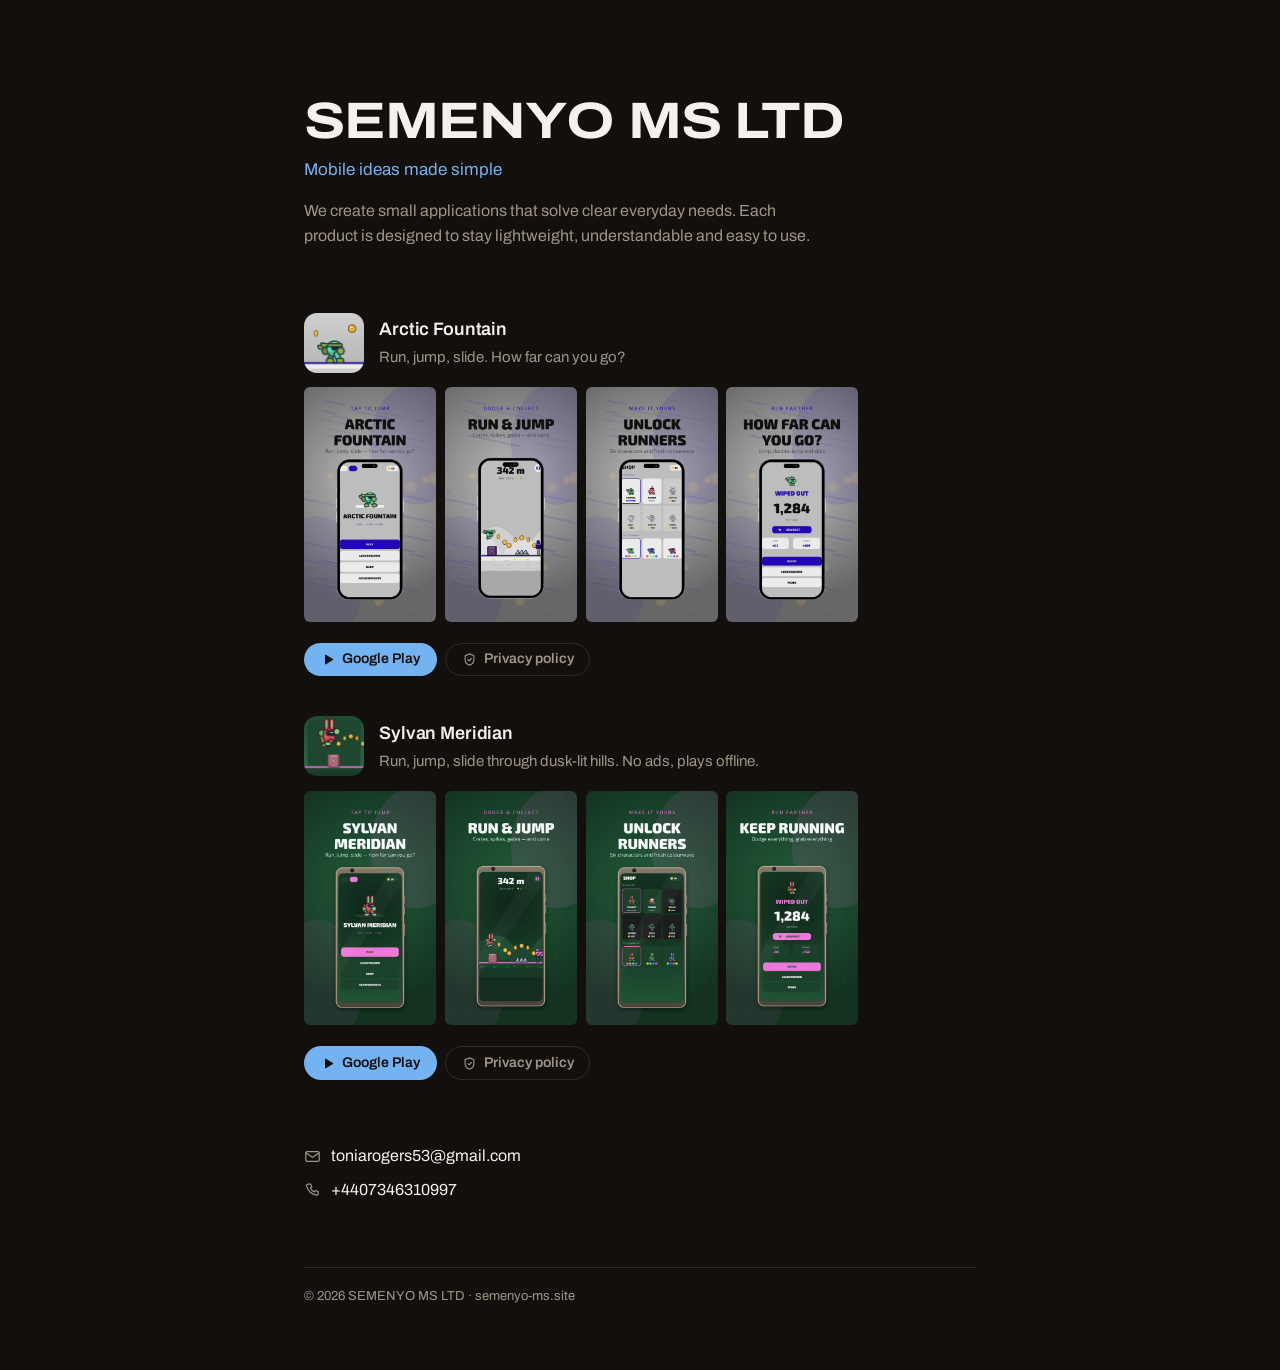
<file: index.html>
<!doctype html>
<html lang="en">
<head>
<meta charset="utf-8">
<meta name="viewport" content="width=device-width,initial-scale=1">
<title>SEMENYO MS LTD</title>
<meta name="description" content="Mobile ideas made simple">
<meta name="color-scheme" content="dark">
<link rel="stylesheet" href="/fonts/archivo.css">
<style>
  /* Committed to one visual world: the content is game art, and it belongs on a ground
     that lets it glow. Every colour is painted explicitly, nothing inherited. */
  :root {
    --ground: hsl(30 24% 6%);
    --raised: hsl(30 20% 10%);
    --ink:    hsl(30 12% 95%);
    --muted:  hsl(30 10% 58%);
    --line:   hsl(30 16% 17%);
    --accent: hsl(210 82% 70%);
    --sans: Archivo, ui-sans-serif, system-ui, -apple-system, "Segoe UI", Roboto, sans-serif;
  }

  *, *::before, *::after { box-sizing: border-box; }
  html { -webkit-text-size-adjust: 100%; }
  body {
    margin: 0;
    background: var(--ground);
    color: var(--ink);
    font: 400 16px/1.55 var(--sans);
  }
  .page {
    max-width: 46rem;
    margin: 0 auto;
    padding: clamp(3rem, 9vw, 6rem) clamp(1.25rem, 5vw, 2rem) 4rem;
    display: flex;
    flex-direction: column;
    gap: clamp(2.75rem, 7vw, 4rem);
  }

  header { display: flex; flex-direction: column; gap: .6rem; }
  .name {
    margin: 0;
    font-size: clamp(2.1rem, 7vw, 3.2rem);
    font-weight: 700;
    font-stretch: 118%;
    line-height: 1;
    letter-spacing: -.018em;
    text-wrap: balance;
    color: var(--ink);
  }
  .lede { margin: 0; color: var(--accent); font-size: 1.0625rem; }
  .about { margin: .4rem 0 0; max-width: 58ch; color: var(--muted); font-size: 1rem; }

  .catalogue { display: flex; flex-direction: column; gap: 2.5rem; }
  article { display: flex; flex-direction: column; gap: .9rem; }
  .head { display: flex; align-items: center; gap: .95rem; }
  .icon { width: 60px; height: 60px; border-radius: 13px; flex: 0 0 60px;
           background: var(--raised); }
  .icon.blank { border: 1px solid var(--line); }
  h2 { margin: 0; font-size: 1.125rem; font-weight: 600; letter-spacing: -.008em; }
  .short { margin: .15rem 0 0; color: var(--muted); font-size: .9375rem;
            max-width: 52ch; }

  /* The screenshots are the point: real phone frames, scrolling in their own track so
     the page body never moves sideways. */
  .shots {
    display: flex; gap: .55rem; overflow-x: auto; padding-bottom: .3rem;
    scrollbar-width: thin; scroll-snap-type: x proximity;
  }
  .shots img {
    width: 132px; height: auto; flex: 0 0 auto; border-radius: 6px;
    background: var(--raised); scroll-snap-align: start;
  }

  /* Controls, so they are shaped like controls: a filled pill for the store link, a
     quiet outline for the policy. The pill radius is the third on the page and the only
     one that is not an image — it marks "this is a thing you press". */
  .actions { margin: .1rem 0 0; display: flex; gap: .55rem; flex-wrap: wrap; }
  .btn {
    display: inline-flex; align-items: center; gap: .45rem;
    padding: .52rem .95rem; border-radius: 999px;
    font-size: .875rem; font-weight: 600; line-height: 1;
    text-decoration: none; border: 1px solid transparent;
    transition: background-color .12s ease, border-color .12s ease, color .12s ease;
  }
  .btn svg { width: 15px; height: 15px; flex: 0 0 15px; }
  .btn-play { background: var(--accent); color: var(--ground); }
  .btn-play:hover { background: hsl(210 82% 78%); }
  .btn-ghost { border-color: var(--line); color: var(--muted); }
  .btn-ghost:hover { border-color: var(--accent); color: var(--accent); }
  .btn:focus-visible { outline: 2px solid var(--accent); outline-offset: 3px; }
  @media (prefers-reduced-motion: reduce) { .btn { transition: none; } }
  .none { margin: 0; max-width: 44ch; color: var(--muted); font-size: 1.0625rem; }

  a { color: var(--accent); text-decoration-thickness: 1px; text-underline-offset: .2em; }
  a:hover { text-decoration-thickness: 2px; }
  a:focus-visible { outline: 2px solid var(--accent); outline-offset: 3px; }
  .contact { display: flex; flex-direction: column; gap: .6rem; align-items: flex-start; }
  .contact a {
    display: inline-flex; align-items: center; gap: .65rem;
    color: var(--ink); text-decoration: none; font-size: 1rem;
  }
  .contact a svg { width: 17px; height: 17px; flex: 0 0 17px; color: var(--muted); }
  .contact a:hover { color: var(--accent); }
  .contact a:hover svg { color: var(--accent); }

  footer { border-top: 1px solid var(--line); padding-top: 1.1rem;
            color: var(--muted); font-size: .8125rem; }
  footer p { margin: 0; }

  @media (prefers-reduced-motion: reduce) {
    * { scroll-behavior: auto !important; }
  }
</style>
</head>
<body>
  <div class="page">
    <header>
      <h1 class="name">SEMENYO MS LTD</h1>
      <p class="lede">Mobile ideas made simple</p>
      <p class="about">We create small applications that solve clear everyday needs. Each product is designed to stay lightweight, understandable and easy to use.</p>
    </header>

    <section class="catalogue">
      <article>
        <div class="head">
          <img class="icon" src="/icons/arctic-fountain.png" alt="" width="60" height="60" loading="lazy">
          <div>
            <h2>Arctic Fountain</h2>
            <p class="short">Run, jump, slide. How far can you go?</p>
          </div>
        </div>
        <div class="shots"><img src="/shots/arctic-fountain_1.png" alt="Arctic Fountain screenshot 1" loading="lazy" decoding="async"><img src="/shots/arctic-fountain_2.png" alt="Arctic Fountain screenshot 2" loading="lazy" decoding="async"><img src="/shots/arctic-fountain_3.png" alt="Arctic Fountain screenshot 3" loading="lazy" decoding="async"><img src="/shots/arctic-fountain_4.png" alt="Arctic Fountain screenshot 4" loading="lazy" decoding="async"></div>
        <p class="actions"><a class="btn btn-play" href="https://play.google.com/store/apps/details?id=com.Ember341.ArcticFountain"><svg viewBox="0 0 24 24" fill="currentColor" aria-hidden="true"><path d="M8 5.14v13.72a1 1 0 0 0 1.5.86l11.14-6.86a1 1 0 0 0 0-1.72L9.5 4.28A1 1 0 0 0 8 5.14Z"/></svg>Google Play</a><a class="btn btn-ghost" href="/arctic-fountain/"><svg viewBox="0 0 24 24" fill="none" stroke="currentColor" stroke-width="1.8" stroke-linecap="round" stroke-linejoin="round" aria-hidden="true"><path d="M12 3l7 3v5.5c0 4.3-2.9 8.3-7 9.5-4.1-1.2-7-5.2-7-9.5V6l7-3Z"/><path d="M9.5 12.2l1.9 1.9 3.5-3.7"/></svg>Privacy policy</a></p>
      </article>
      <article>
        <div class="head">
          <img class="icon" src="/icons/sylvan-meridian.png" alt="" width="60" height="60" loading="lazy">
          <div>
            <h2>Sylvan Meridian</h2>
            <p class="short">Run, jump, slide through dusk-lit hills. No ads, plays offline.</p>
          </div>
        </div>
        <div class="shots"><img src="/shots/sylvan-meridian_1.png" alt="Sylvan Meridian screenshot 1" loading="lazy" decoding="async"><img src="/shots/sylvan-meridian_2.png" alt="Sylvan Meridian screenshot 2" loading="lazy" decoding="async"><img src="/shots/sylvan-meridian_3.png" alt="Sylvan Meridian screenshot 3" loading="lazy" decoding="async"><img src="/shots/sylvan-meridian_4.png" alt="Sylvan Meridian screenshot 4" loading="lazy" decoding="async"></div>
        <p class="actions"><a class="btn btn-play" href="https://play.google.com/store/apps/details?id=com.Nova314.SylvanMeridian"><svg viewBox="0 0 24 24" fill="currentColor" aria-hidden="true"><path d="M8 5.14v13.72a1 1 0 0 0 1.5.86l11.14-6.86a1 1 0 0 0 0-1.72L9.5 4.28A1 1 0 0 0 8 5.14Z"/></svg>Google Play</a><a class="btn btn-ghost" href="/sylvan-meridian/"><svg viewBox="0 0 24 24" fill="none" stroke="currentColor" stroke-width="1.8" stroke-linecap="round" stroke-linejoin="round" aria-hidden="true"><path d="M12 3l7 3v5.5c0 4.3-2.9 8.3-7 9.5-4.1-1.2-7-5.2-7-9.5V6l7-3Z"/><path d="M9.5 12.2l1.9 1.9 3.5-3.7"/></svg>Privacy policy</a></p>
      </article>
    </section>

    <section class="contact">
      <a href="mailto:toniarogers53@gmail.com"><svg viewBox="0 0 24 24" fill="none" stroke="currentColor" stroke-width="1.7" stroke-linecap="round" stroke-linejoin="round" aria-hidden="true"><rect x="2.5" y="5" width="19" height="14" rx="2"/><path d="m3 7 8.2 5.6a1.4 1.4 0 0 0 1.6 0L21 7"/></svg><span>toniarogers53@gmail.com</span></a>
      <a href="tel:+4407346310997"><svg viewBox="0 0 24 24" fill="none" stroke="currentColor" stroke-width="1.7" stroke-linecap="round" stroke-linejoin="round" aria-hidden="true"><path d="M6.5 3h3l1.5 4-2 1.4a12 12 0 0 0 5.6 5.6L16 12l4 1.5v3a2 2 0 0 1-2.2 2A16.5 16.5 0 0 1 3.5 5.2 2 2 0 0 1 5.5 3Z"/></svg><span>+4407346310997</span></a>
    </section>

    <footer>
      <p>&copy; 2026 SEMENYO MS LTD &middot; semenyo-ms.site</p>
    </footer>
  </div>
</body>
</html>
</file>
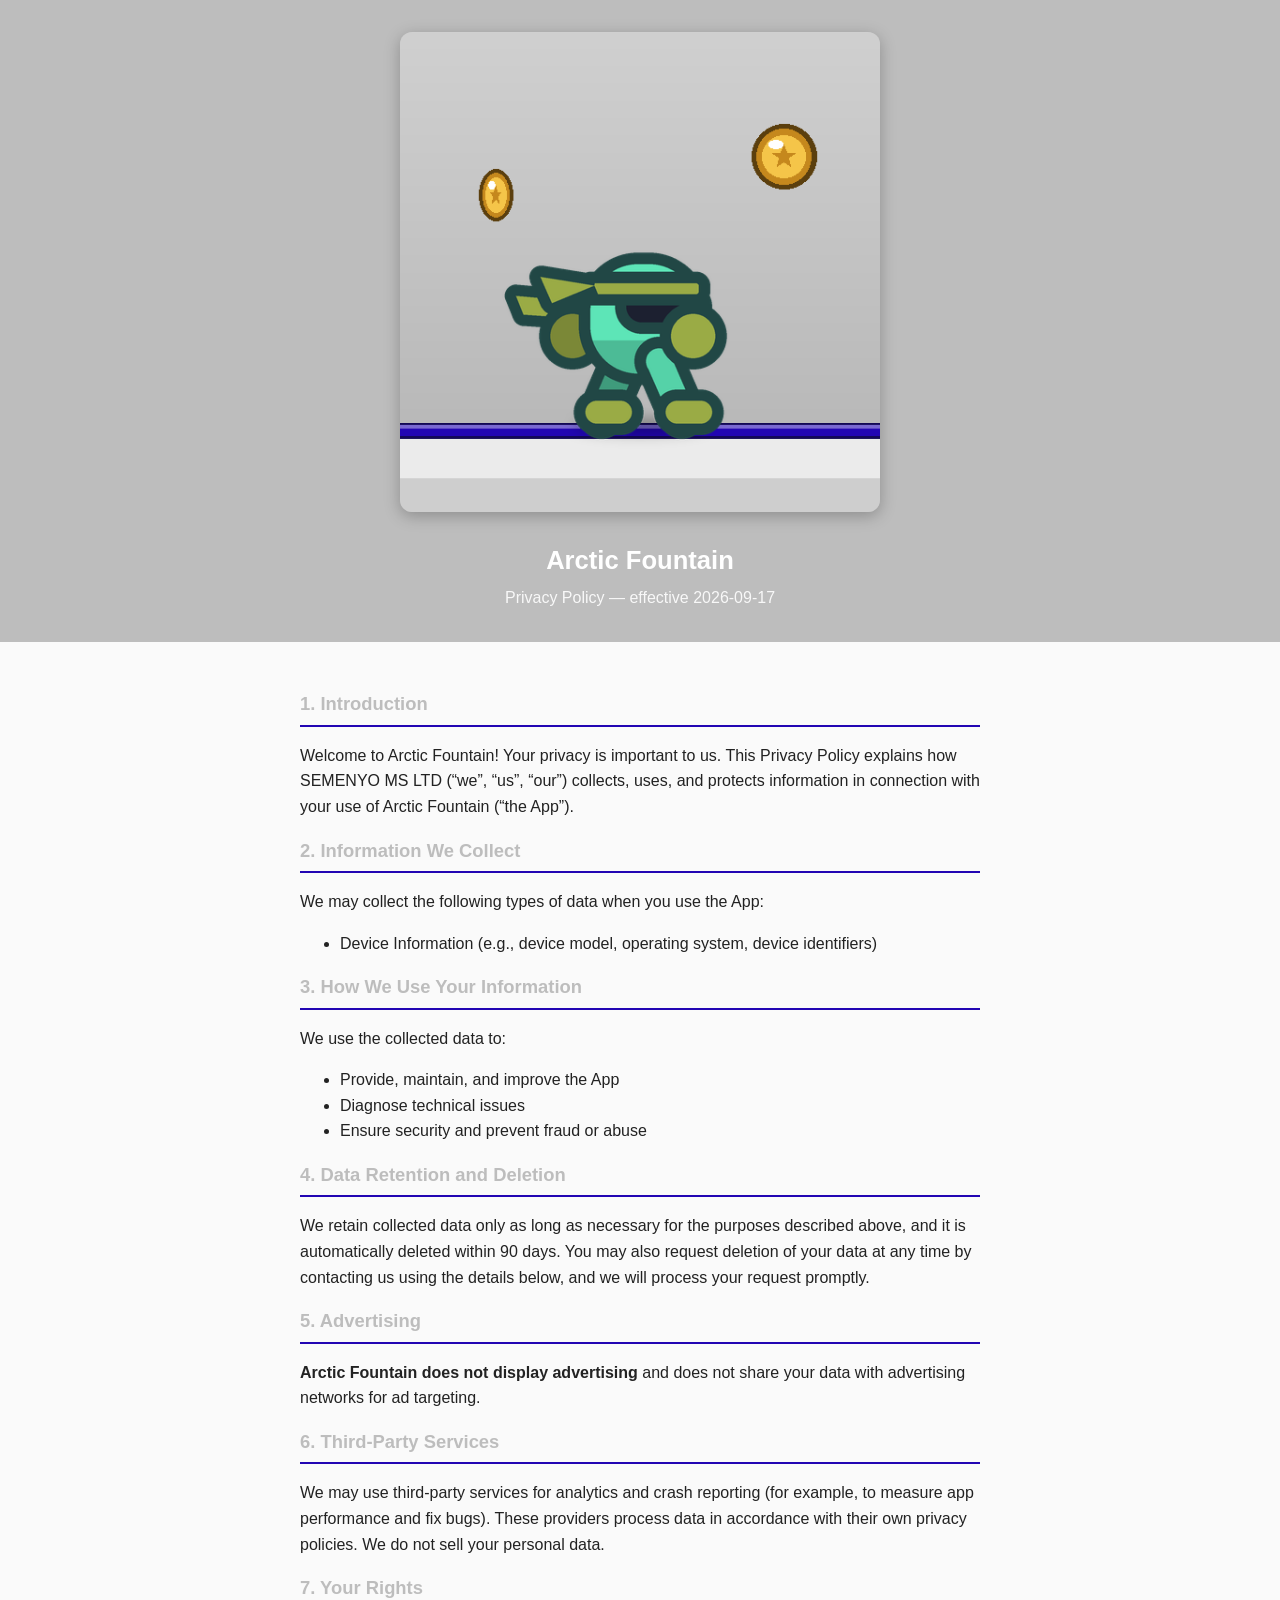
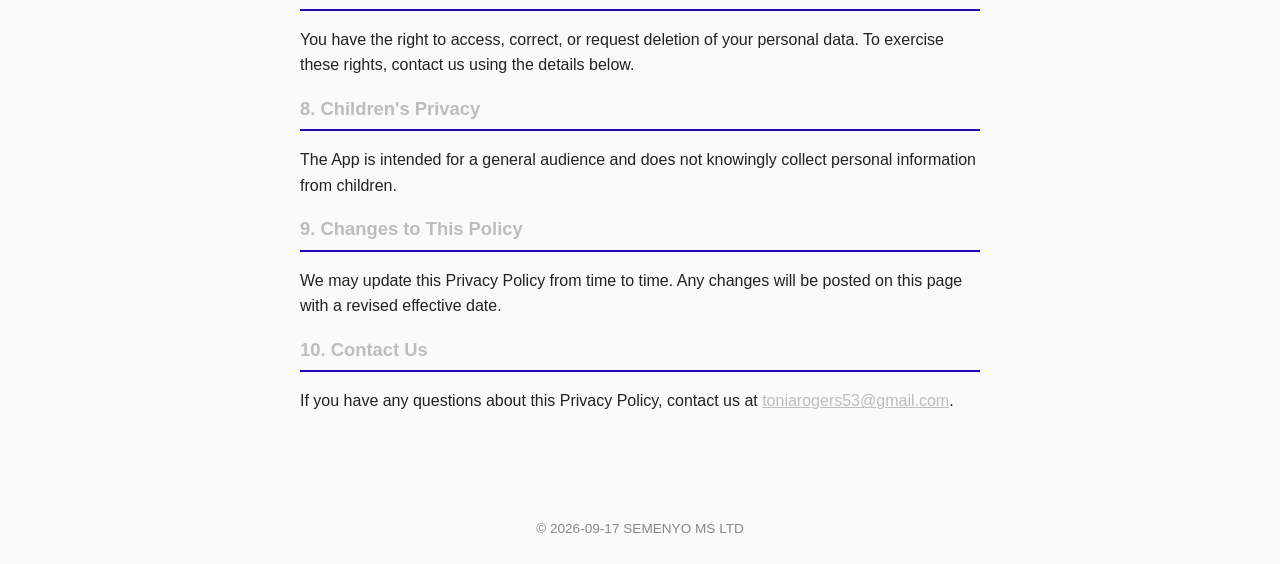
<file: arctic-fountain/index.html>
<!doctype html>
<html lang="en">
<head>
<meta charset="utf-8">
<meta name="viewport" content="width=device-width, initial-scale=1">
<title>Arctic Fountain — Privacy Policy</title>
<style>
  :root { --primary: #BDBDBD; --accent: #2205B3; }
  * { box-sizing: border-box; }
  body { margin: 0; font-family: -apple-system, Segoe UI, Roboto, Helvetica, Arial, sans-serif;
         color: #222; background: #fafafa; line-height: 1.6; }
  header { background: var(--primary); padding: 32px 16px; text-align: center; color: #fff; }
  header img { max-width: 480px; width: 100%; height: auto; border-radius: 12px; box-shadow: 0 4px 16px rgba(0,0,0,0.25); }
  header h1 { margin: 20px 0 4px; font-size: 1.6rem; }
  header p { margin: 0; opacity: 0.9; }
  main { max-width: 720px; margin: 0 auto; padding: 32px 20px 64px; }
  h2 { color: var(--primary); border-bottom: 2px solid var(--accent); padding-bottom: 6px; font-size: 1.15rem; }
  a { color: var(--primary); }
  footer { text-align: center; padding: 24px; color: #888; font-size: 0.85rem; }
</style>
</head>
<body>
<header>
  <img src="banner.png" alt="Arctic Fountain banner">
  <h1>Arctic Fountain</h1>
  <p>Privacy Policy — effective 2026-09-17</p>
</header>
<main>
  <h2>1. Introduction</h2>
  <p>
    Welcome to Arctic Fountain! Your privacy is important to us. This Privacy Policy
    explains how SEMENYO MS LTD (&ldquo;we&rdquo;, &ldquo;us&rdquo;,
    &ldquo;our&rdquo;) collects, uses, and protects information in connection with
    your use of Arctic Fountain (&ldquo;the App&rdquo;).
  </p>

  <h2>2. Information We Collect</h2>
  <p>We may collect the following types of data when you use the App:</p>
  <ul>
    <li>Device Information (e.g., device model, operating system, device identifiers)</li>
  </ul>

  <h2>3. How We Use Your Information</h2>
  <p>We use the collected data to:</p>
  <ul>
    <li>Provide, maintain, and improve the App</li>
    <li>Diagnose technical issues</li>
    <li>Ensure security and prevent fraud or abuse</li>
  </ul>

  <h2>4. Data Retention and Deletion</h2>
  <p>
    We retain collected data only as long as necessary for the purposes described
    above, and it is automatically deleted within 90 days. You may also request
    deletion of your data at any time by contacting us using the details below,
    and we will process your request promptly.
  </p>

  <h2>5. Advertising</h2>
  <p>
    <strong>Arctic Fountain does not display advertising</strong> and does not share
    your data with advertising networks for ad targeting.
  </p>

  <h2>6. Third-Party Services</h2>
  <p>
    We may use third-party services for analytics and crash reporting (for example,
    to measure app performance and fix bugs). These providers process data in
    accordance with their own privacy policies. We do not sell your personal data.
  </p>

  <h2>7. Your Rights</h2>
  <p>
    You have the right to access, correct, or request deletion of your personal
    data. To exercise these rights, contact us using the details below.
  </p>

  <h2>8. Children's Privacy</h2>
  <p>
    The App is intended for a general audience and does not knowingly collect
    personal information from children.
  </p>

  <h2>9. Changes to This Policy</h2>
  <p>
    We may update this Privacy Policy from time to time. Any changes will be posted
    on this page with a revised effective date.
  </p>

  <h2>10. Contact Us</h2>
  <p>
    If you have any questions about this Privacy Policy, contact us at
    <a href="mailto:toniarogers53@gmail.com">toniarogers53@gmail.com</a>.
  </p>
</main>
<footer>
  &copy; 2026-09-17 SEMENYO MS LTD
</footer>
</body>
</html>
</file>
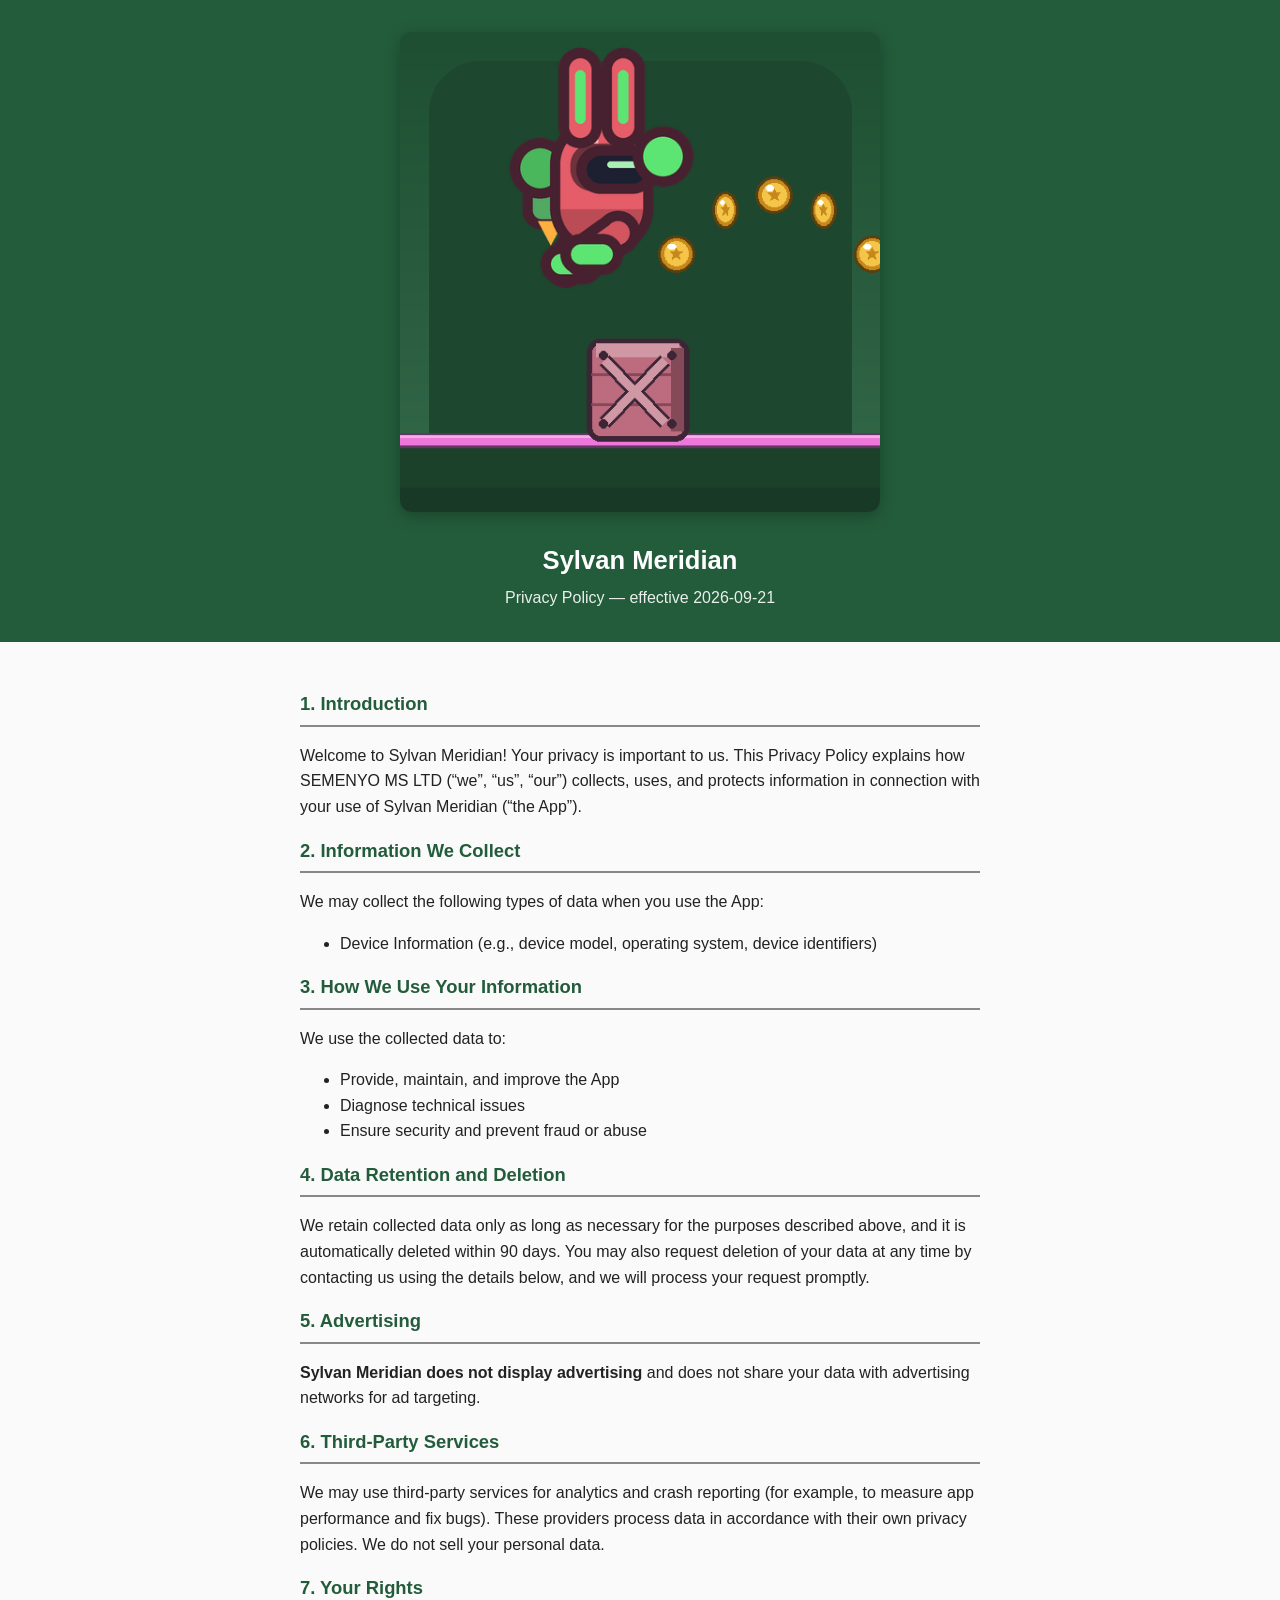
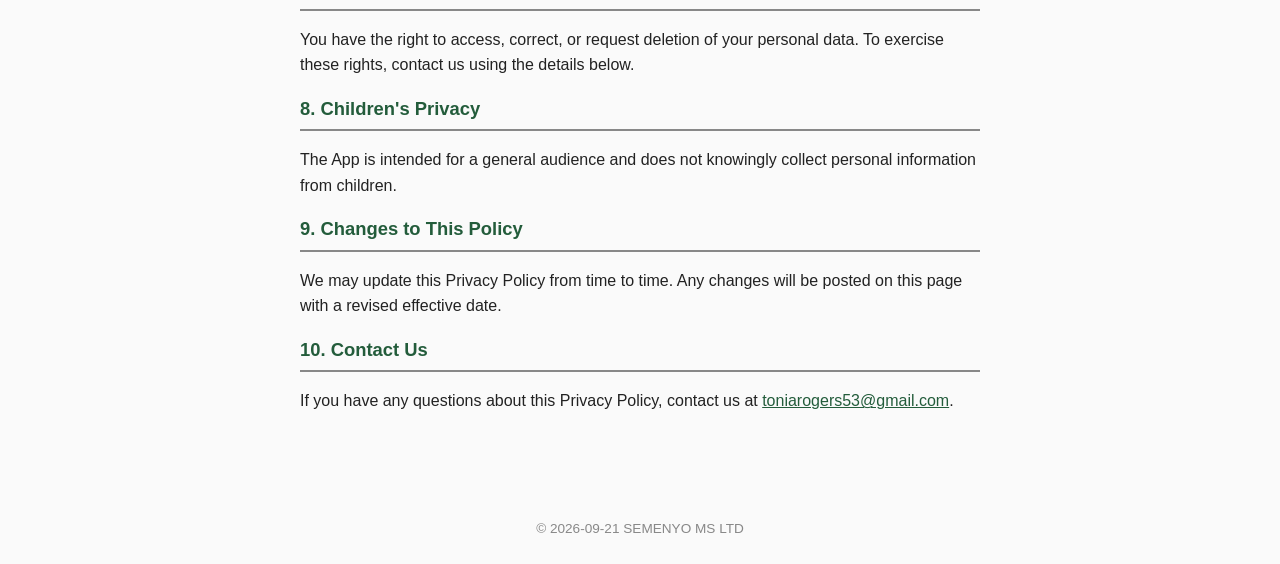
<file: sylvan-meridian/index.html>
<!doctype html>
<html lang="en">
<head>
<meta charset="utf-8">
<meta name="viewport" content="width=device-width, initial-scale=1">
<title>Sylvan Meridian — Privacy Policy</title>
<style>
  :root { --primary: #235C3B; --accent: #888888; }
  * { box-sizing: border-box; }
  body { margin: 0; font-family: -apple-system, Segoe UI, Roboto, Helvetica, Arial, sans-serif;
         color: #222; background: #fafafa; line-height: 1.6; }
  header { background: var(--primary); padding: 32px 16px; text-align: center; color: #fff; }
  header img { max-width: 480px; width: 100%; height: auto; border-radius: 12px; box-shadow: 0 4px 16px rgba(0,0,0,0.25); }
  header h1 { margin: 20px 0 4px; font-size: 1.6rem; }
  header p { margin: 0; opacity: 0.9; }
  main { max-width: 720px; margin: 0 auto; padding: 32px 20px 64px; }
  h2 { color: var(--primary); border-bottom: 2px solid var(--accent); padding-bottom: 6px; font-size: 1.15rem; }
  a { color: var(--primary); }
  footer { text-align: center; padding: 24px; color: #888; font-size: 0.85rem; }
</style>
</head>
<body>
<header>
  <img src="banner.png" alt="Sylvan Meridian banner">
  <h1>Sylvan Meridian</h1>
  <p>Privacy Policy — effective 2026-09-21</p>
</header>
<main>
  <h2>1. Introduction</h2>
  <p>
    Welcome to Sylvan Meridian! Your privacy is important to us. This Privacy Policy
    explains how SEMENYO MS LTD (&ldquo;we&rdquo;, &ldquo;us&rdquo;,
    &ldquo;our&rdquo;) collects, uses, and protects information in connection with
    your use of Sylvan Meridian (&ldquo;the App&rdquo;).
  </p>

  <h2>2. Information We Collect</h2>
  <p>We may collect the following types of data when you use the App:</p>
  <ul>
    <li>Device Information (e.g., device model, operating system, device identifiers)</li>
  </ul>

  <h2>3. How We Use Your Information</h2>
  <p>We use the collected data to:</p>
  <ul>
    <li>Provide, maintain, and improve the App</li>
    <li>Diagnose technical issues</li>
    <li>Ensure security and prevent fraud or abuse</li>
  </ul>

  <h2>4. Data Retention and Deletion</h2>
  <p>
    We retain collected data only as long as necessary for the purposes described
    above, and it is automatically deleted within 90 days. You may also request
    deletion of your data at any time by contacting us using the details below,
    and we will process your request promptly.
  </p>

  <h2>5. Advertising</h2>
  <p>
    <strong>Sylvan Meridian does not display advertising</strong> and does not share
    your data with advertising networks for ad targeting.
  </p>

  <h2>6. Third-Party Services</h2>
  <p>
    We may use third-party services for analytics and crash reporting (for example,
    to measure app performance and fix bugs). These providers process data in
    accordance with their own privacy policies. We do not sell your personal data.
  </p>

  <h2>7. Your Rights</h2>
  <p>
    You have the right to access, correct, or request deletion of your personal
    data. To exercise these rights, contact us using the details below.
  </p>

  <h2>8. Children's Privacy</h2>
  <p>
    The App is intended for a general audience and does not knowingly collect
    personal information from children.
  </p>

  <h2>9. Changes to This Policy</h2>
  <p>
    We may update this Privacy Policy from time to time. Any changes will be posted
    on this page with a revised effective date.
  </p>

  <h2>10. Contact Us</h2>
  <p>
    If you have any questions about this Privacy Policy, contact us at
    <a href="mailto:toniarogers53@gmail.com">toniarogers53@gmail.com</a>.
  </p>
</main>
<footer>
  &copy; 2026-09-21 SEMENYO MS LTD
</footer>
</body>
</html>
</file>
<file: fonts/archivo.css>
/* Archivo, SIL Open Font License 1.1 — self-hosted so the page makes no
   third-party request. Regenerate with domains/assets/get_font.py */
/* vietnamese */
@font-face {
  font-family: 'Archivo';
  font-style: normal;
  font-weight: 400 700;
  font-stretch: 62% 125%;
  font-display: swap;
  src: url(/fonts/archivo-k3kQo8UDI-1M0wlSfdboLnnA.woff2) format('woff2');
  unicode-range: U+0102-0103, U+0110-0111, U+0128-0129, U+0168-0169, U+01A0-01A1, U+01AF-01B0, U+0300-0301, U+0303-0304, U+0308-0309, U+0323, U+0329, U+1EA0-1EF9, U+20AB;
}
/* latin-ext */
@font-face {
  font-family: 'Archivo';
  font-style: normal;
  font-weight: 400 700;
  font-stretch: 62% 125%;
  font-display: swap;
  src: url(/fonts/archivo-k3kQo8UDI-1M0wlSfdfoLnnA.woff2) format('woff2');
  unicode-range: U+0100-02BA, U+02BD-02C5, U+02C7-02CC, U+02CE-02D7, U+02DD-02FF, U+0304, U+0308, U+0329, U+1D00-1DBF, U+1E00-1E9F, U+1EF2-1EFF, U+2020, U+20A0-20AB, U+20AD-20C0, U+2113, U+2C60-2C7F, U+A720-A7FF;
}
/* latin */
@font-face {
  font-family: 'Archivo';
  font-style: normal;
  font-weight: 400 700;
  font-stretch: 62% 125%;
  font-display: swap;
  src: url(/fonts/archivo-k3kQo8UDI-1M0wlSfdnoLg.woff2) format('woff2');
  unicode-range: U+0000-00FF, U+0131, U+0152-0153, U+02BB-02BC, U+02C6, U+02DA, U+02DC, U+0304, U+0308, U+0329, U+2000-206F, U+20AC, U+2122, U+2191, U+2193, U+2212, U+2215, U+FEFF, U+FFFD;
}
</file>
